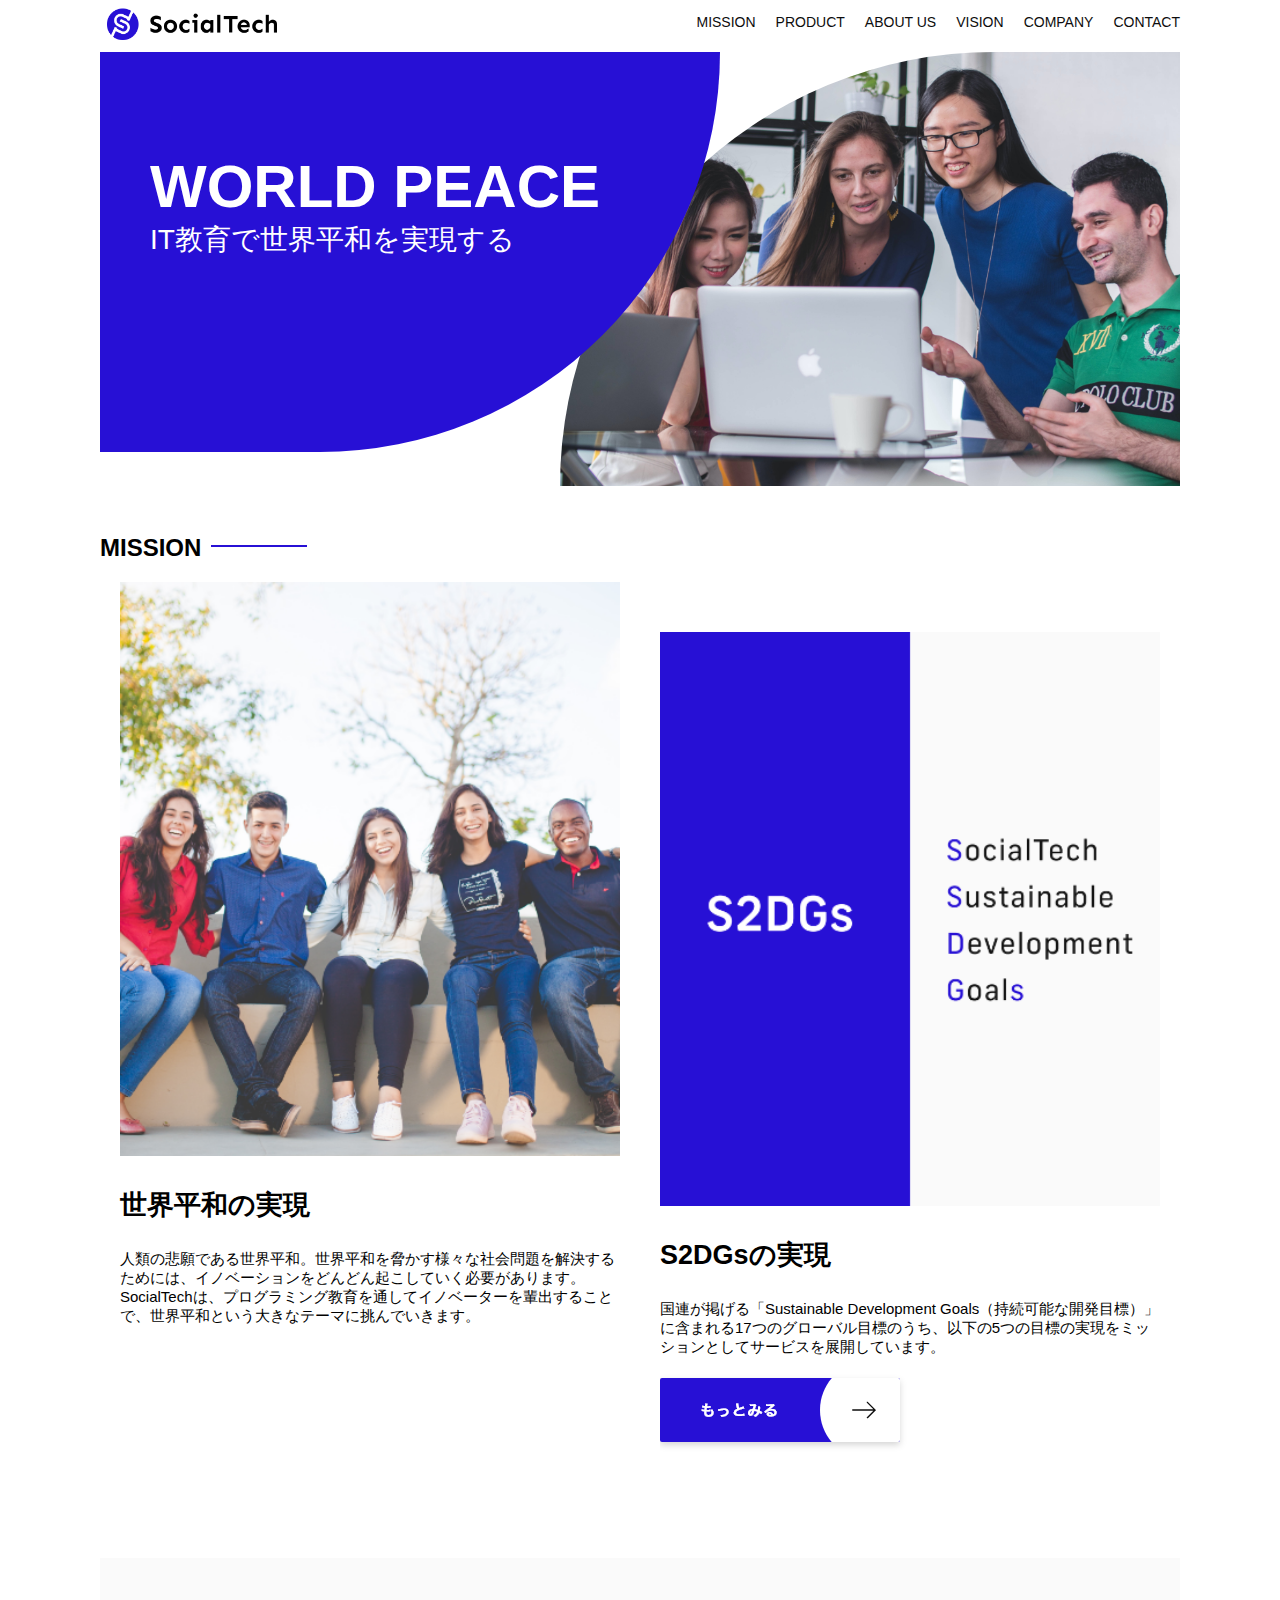
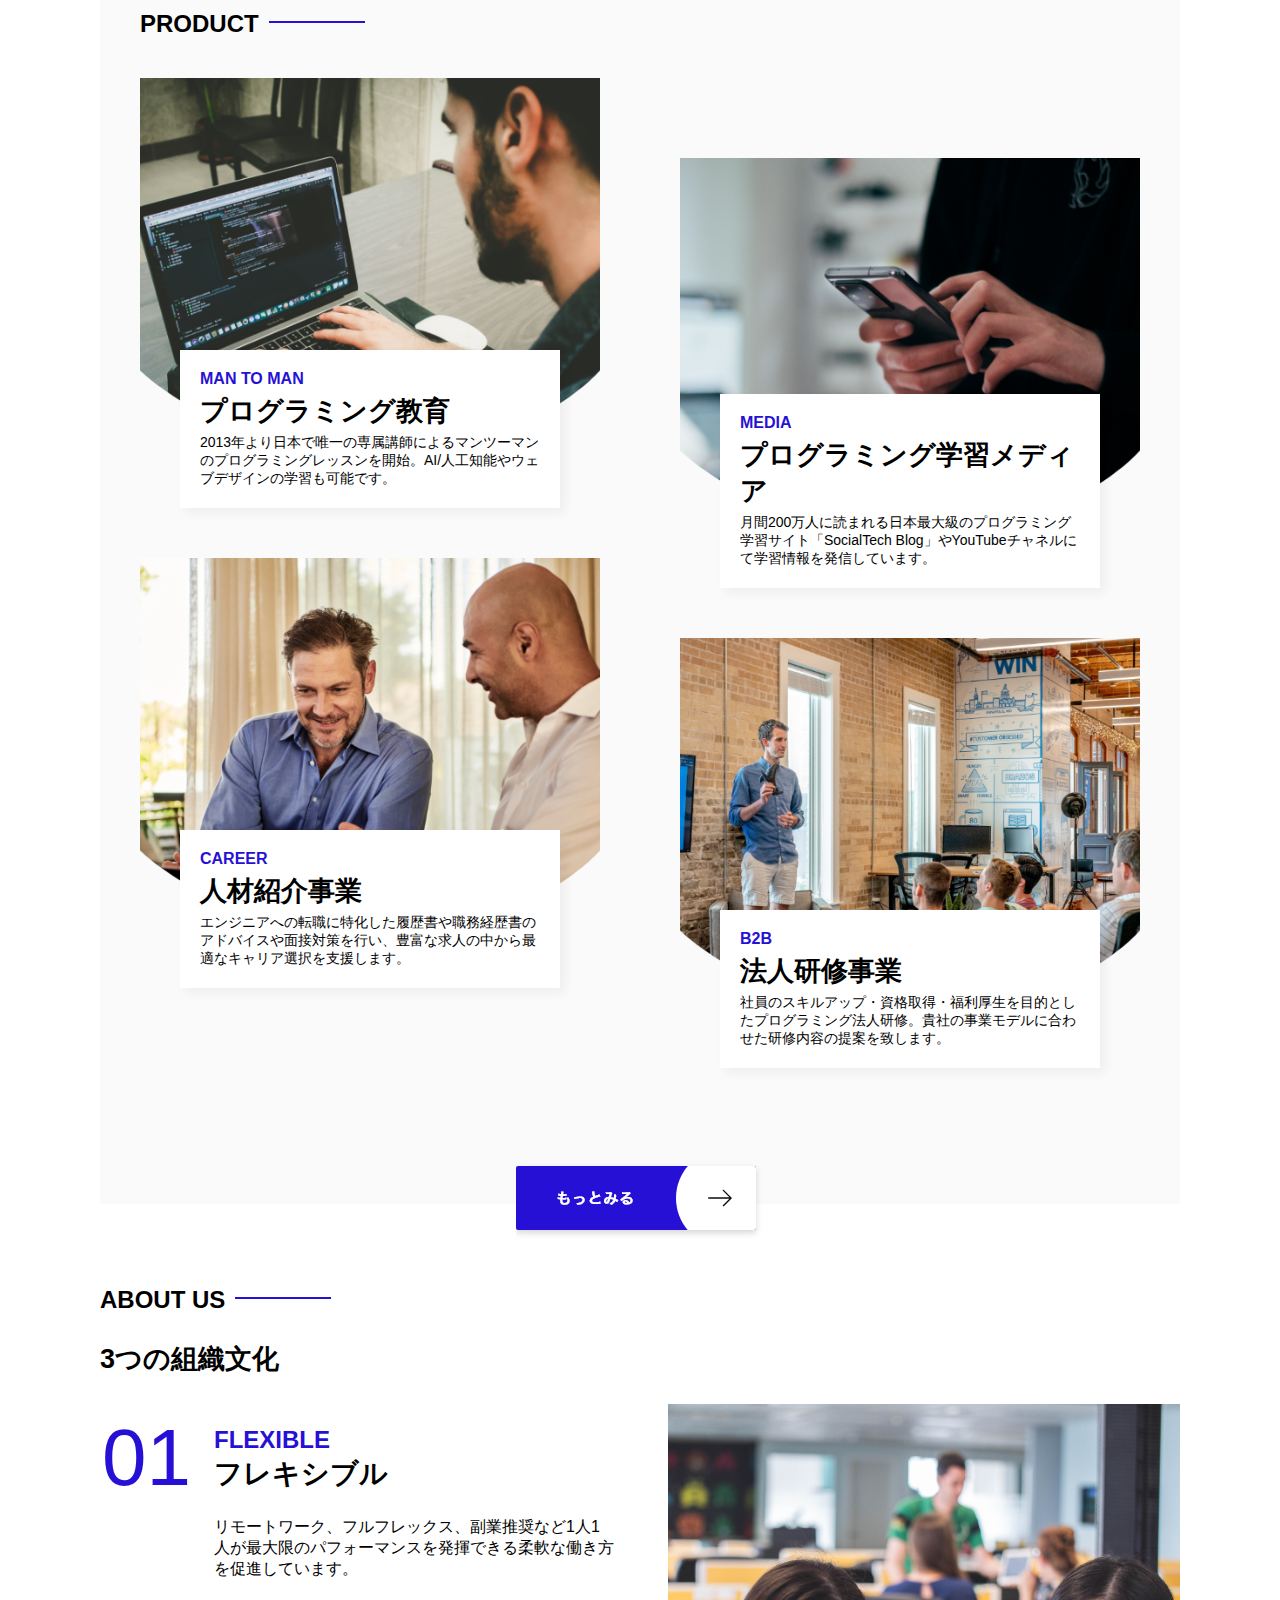
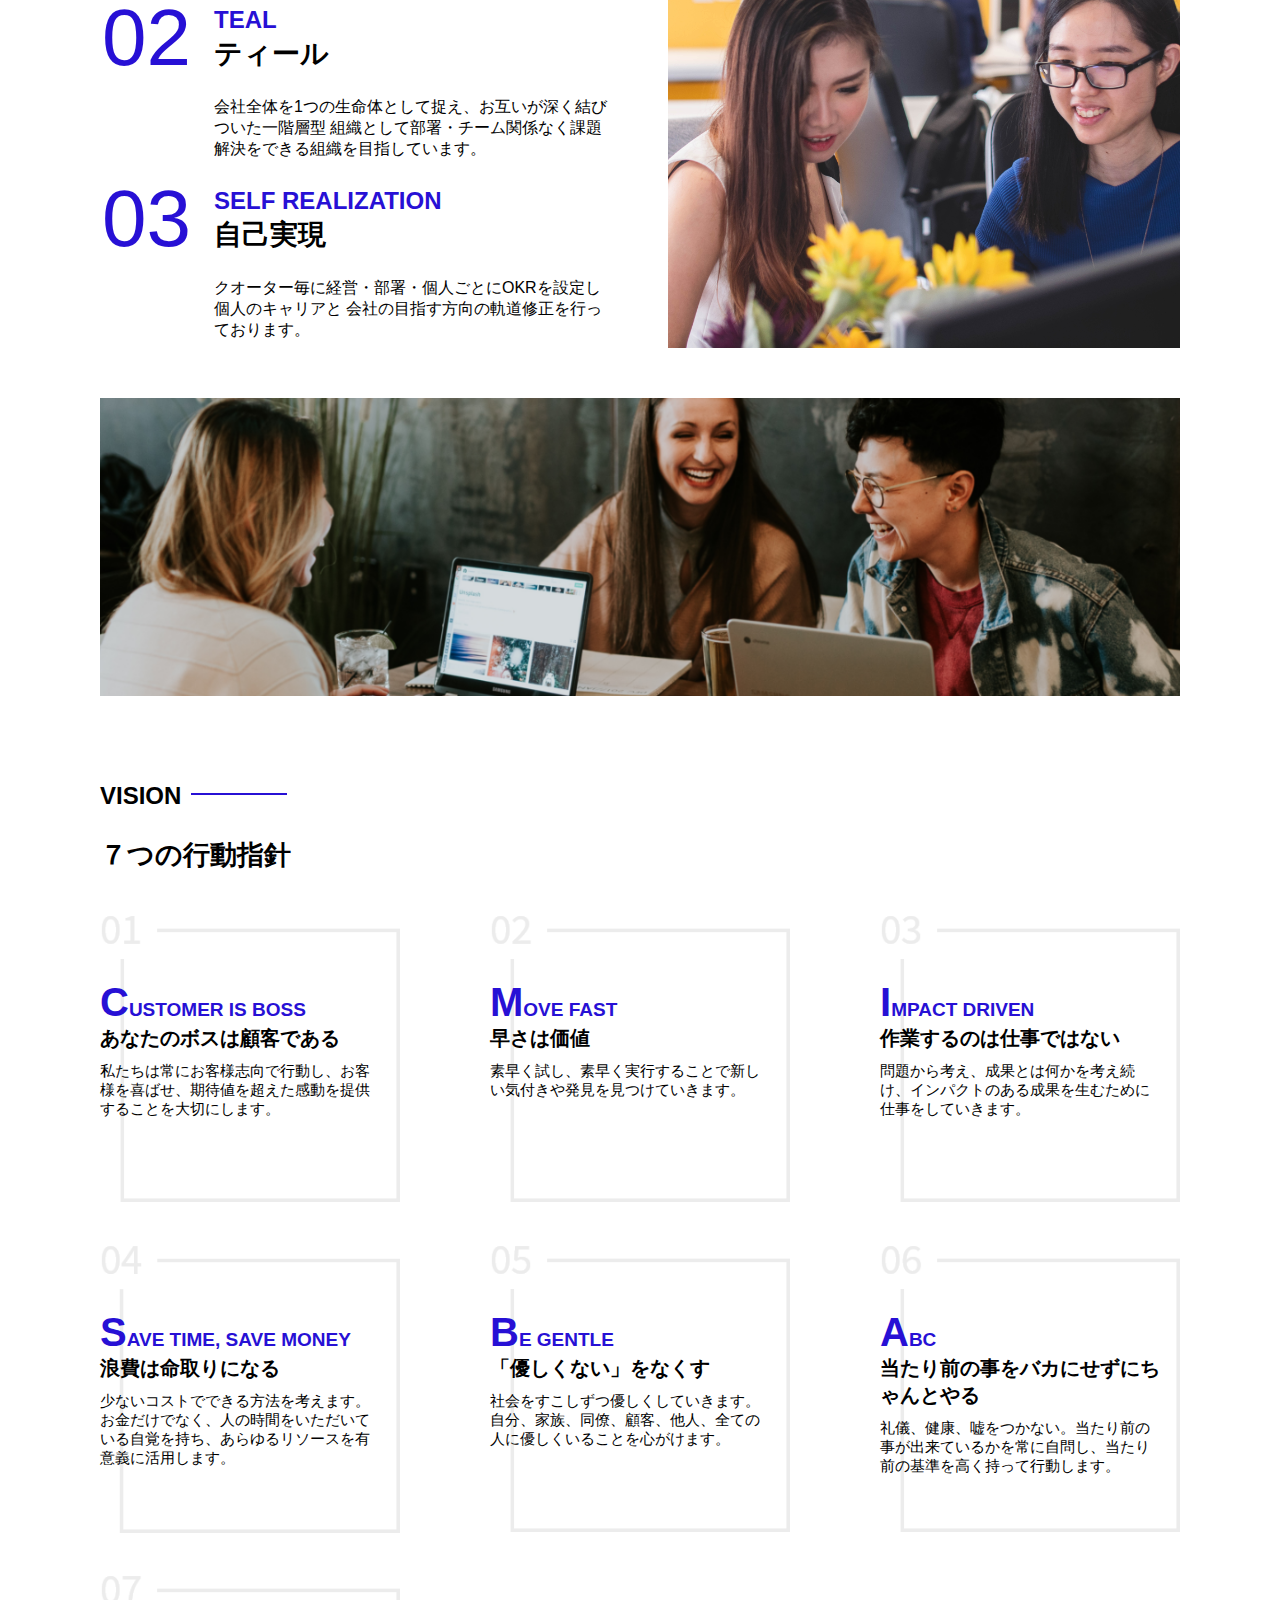
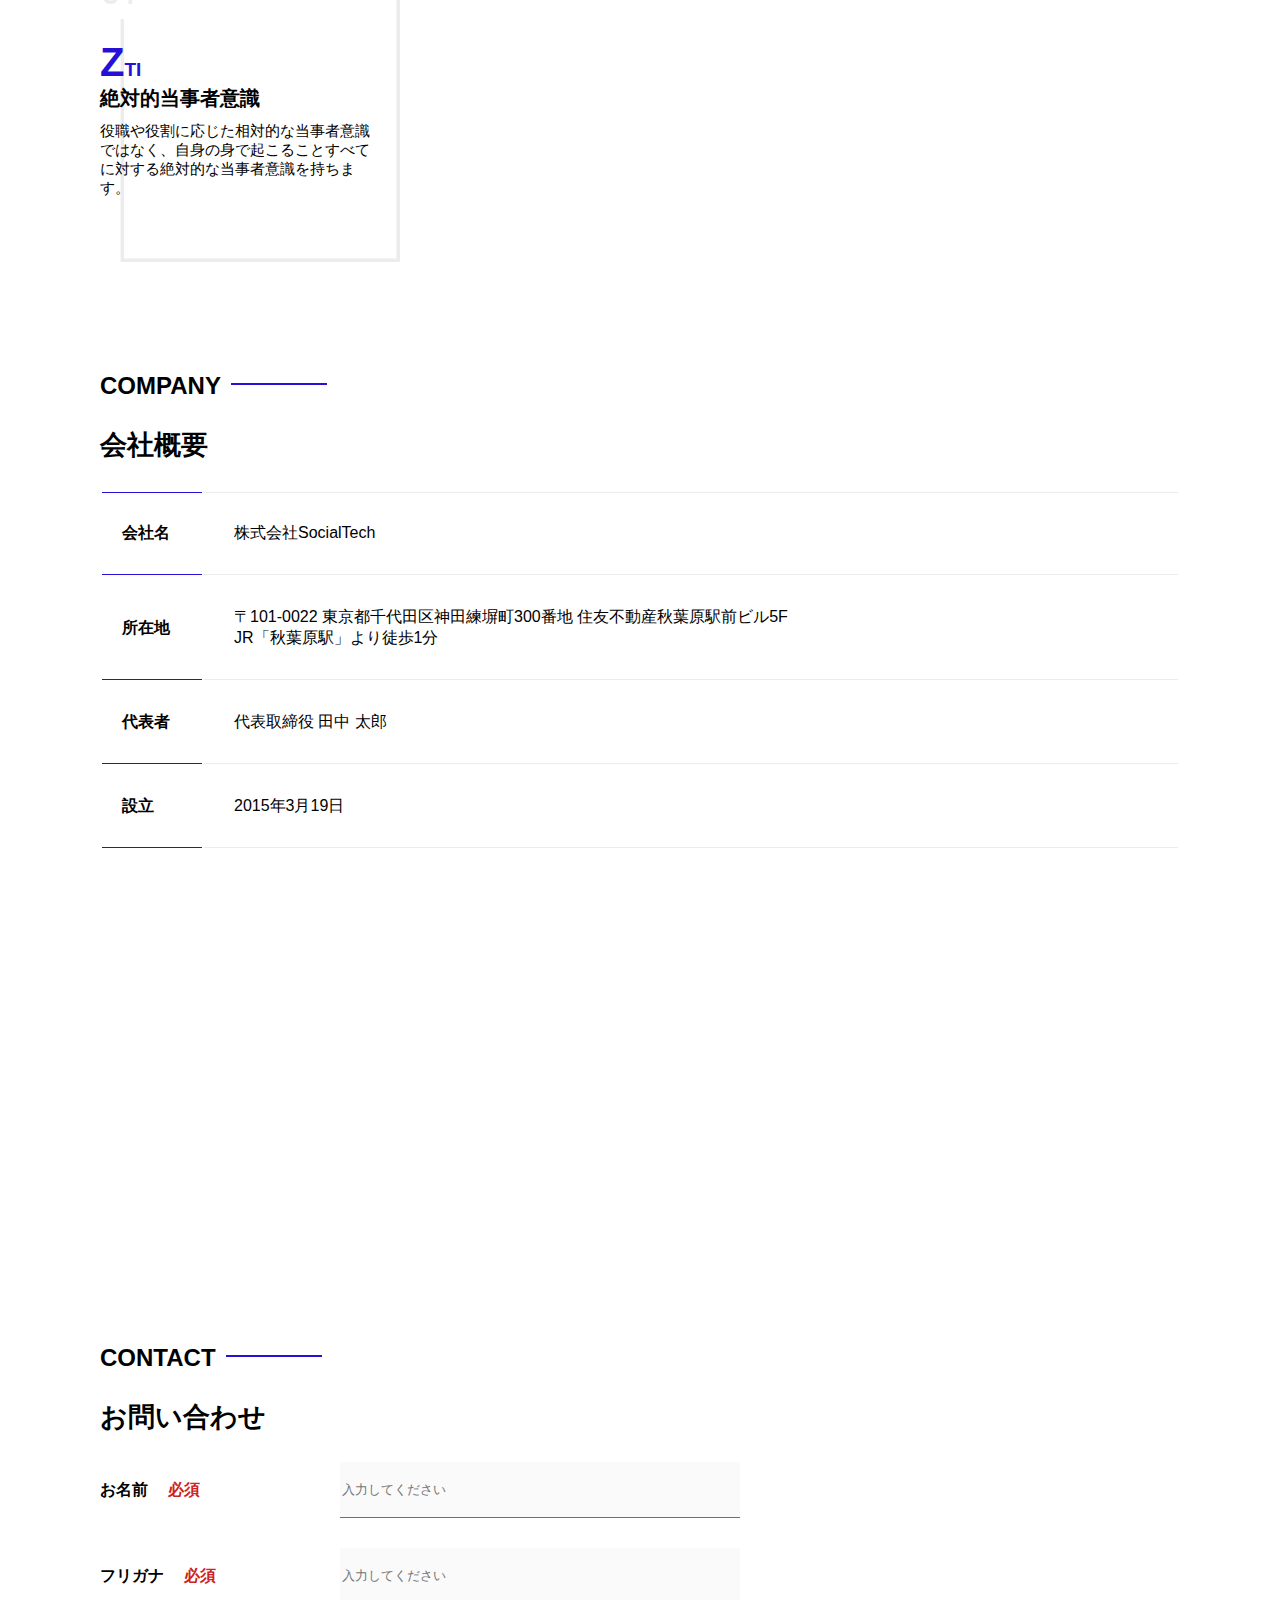
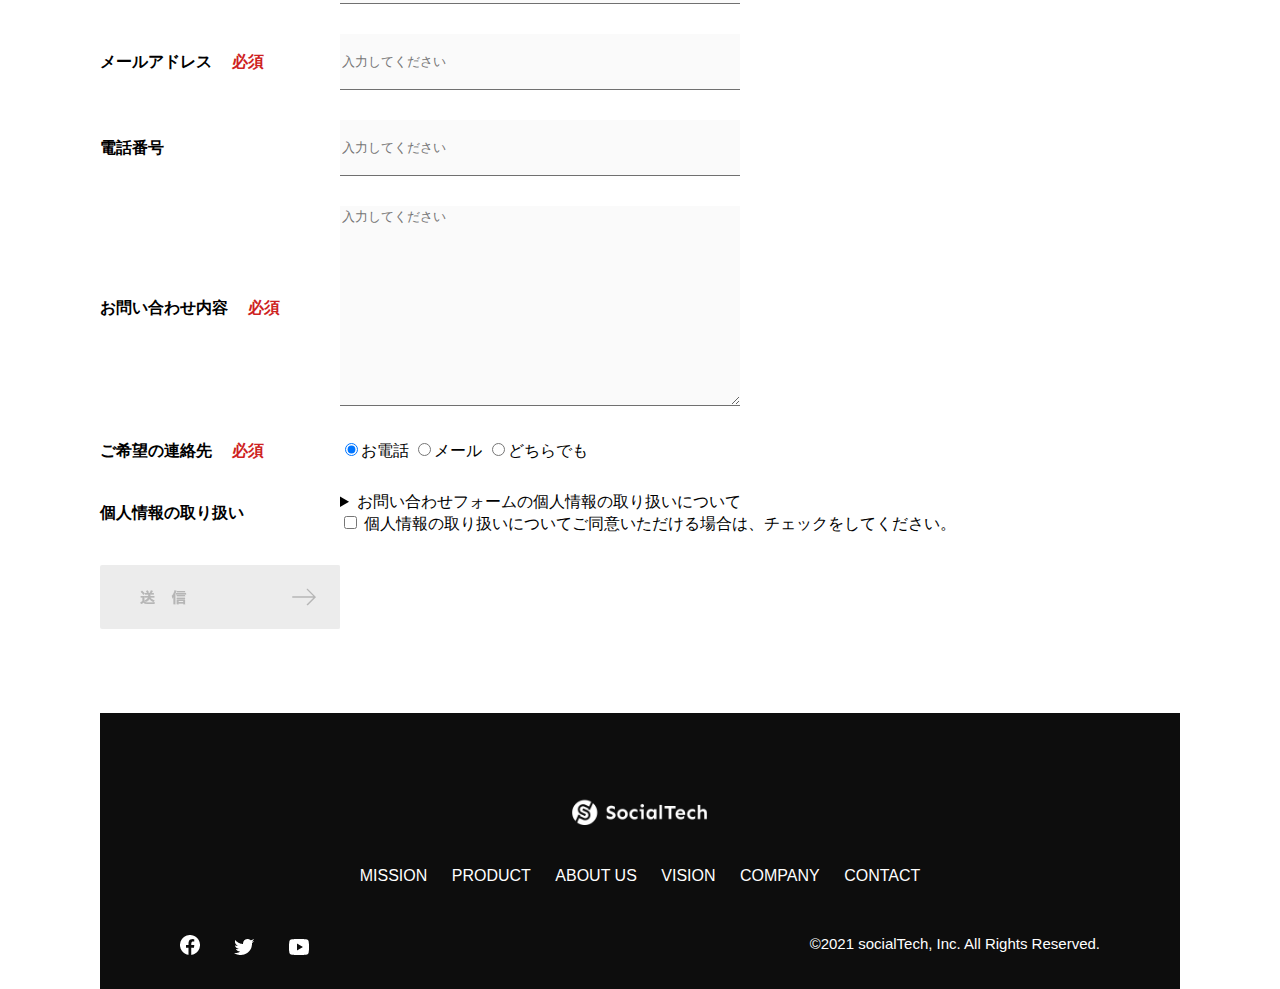
<file: index.html>
<!DOCTYPE html>
<html lang="ja">

<head>
  <meta charset="UTF-8">
  <meta name="viewport" content="width=device-width, initial-scale=1.0">
  <title>SocialTech</title>
  <meta name="description" content="SocialTechはEdTech業界のリーディングカンパニーを目指します。">
  <!-- <link rel="stylesheet" href="reset.css"> -->
  <link rel="stylesheet" href="style.css">

  <!-- twitterカード -->
  <meta name="twitter:card" content="summary">
  <meta name="twitter:site" content="@Oolongggg_">
  <meta property="og:url" content="https://oolongggg.github.io/socialtech/index.html">
  <meta property="og:title" content="SocialTech">
  <meta property="og:description" content="SocialTechはEdTech業界のリーディングカンパニーを目指します。">
  <meta property="og:image" content="https://oolongggg.github.io/socialtech/images/index/index-mission.png">
</head>

<body>
  <header><!-- ヘッダー -->
    <!-- ロゴ -->
    <a href="index.html" id="logo">
      <img src="images/logo.png" alt="トップページに戻る">
    </a>

    <!-- PC用ナビゲーション -->
    <nav id="nav-pc">
      <ul>
        <li><a href="mission.html">MISSION</a></li>
        <li><a href="product.html">PRODUCT</a></li>
        <li><a href="index.html#aboutus">ABOUT US</a></li>
        <li><a href="index.html#vision">VISION</a></li>
        <li><a href="index.html#company">COMPANY</a></li>
        <li><a href="index.html#contact">CONTACT</a></li>
      </ul>
    </nav>

    <!-- スマートフォン用 -->
    <!-- スマホ用メニューボタン -->
    <button id="menu-sp" onclick="document.getElementById('nav-sp').style.display = 'block'">
      <img src="images/button-menu.png" alt="ナビゲーションを開く">
    </button>

    <!-- スマホ用ナビゲーション -->
    <div id="nav-sp">
      <button id="close" onclick="document.getElementById('nav-sp').style.display = 'none'">
        <img src="images/button-close.png" alt="ナビゲーションを閉じる">
      </button>

      <nav>
        <ul>
          <li>
            <a id="logo-sp" href="index.html" onclick="document.getElementById('nav-sp').style.display = 'none'"><img src="images/logo-sp.png" alt="トップページに戻る"></a>
          </li>
          <li><a class="menu" href="mission.html" onclick="document.getElementById('nav-sp').style.display = 'none'">MISSION</a></li>
          <li><a class="menu" href="product.html" onclick="document.getElementById('nav-sp').style.display = 'none'">PRODUCT</a></li>
          <li><a class="menu" href="index.html#aboutus" onclick="document.getElementById('nav-sp').style.display = 'none'">ABOUT US</a></li>
          <li><a class="menu" href="index.html#vision" onclick="document.getElementById('nav-sp').style.display = 'none'">VISION</a></li>
          <li><a class="menu" href="index.html#company" onclick="document.getElementById('nav-sp').style.display = 'none'">COMPANY</a></li>
          <li><a class="menu" href="index.html#contact" onclick="document.getElementById('nav-sp').style.display = 'none'">CONTACT</a></li>
        </ul>
      </nav>
      <div id="sns">
        <a href="https://www.facebook.com/sejuku2013">
          <img src="images/button-facebook.png" alt="Facebookのリンク">
        </a>
        <a href="https://twitter.com/samuraijuku">
          <img src="images/button-twitter.png" alt="Twitterのリンク">
        </a>
        <a href="https://www.youtube.com/channel/UCCFOQO5aDK0xXam4cUQXT8g">
          <img src="images/button-youtube.png" alt="YouTubeのリンク">
        </a>
      </div>
    </div>

  </header>

  <main>
    <article>
      <!-- メインヴィジュアル -->
      <section id="main-visual">
        <div id="main-message">
          <h1>WORLD PEACE</h1>
          <p>IT教育で世界平和を実現する</p>
        </div>
        <img src="images/index/index-main.png" alt="PCの周りに集まる多国籍の仲間たち">
      </section>

      <!-- ミッション -->
      <section id="mission">
        <h2 class="index-h2">MISSION</h2>
        <div id="mission-flex">
          <div>
            <img id="mission-photo" src="images/index/index-mission.png" alt="屋外のベンチで写真を撮影する多国籍の仲間たち">
            <h3>世界平和の実現</h3>
            <p>
              人類の悲願である世界平和。世界平和を脅かす様々な社会問題を解決するためには、イノベーションをどんどん起こしていく必要があります。SocialTechは、プログラミング教育を通してイノベーターを輩出することで、世界平和という大きなテーマに挑んでいきます。
            </p>
          </div>
          <div>
            <img id="s2dgs" src="images/index/s2dgs.png" alt="S2DGs">
            <h3>S2DGsの実現</h3>
            <p>国連が掲げる「Sustainable Development Goals（持続可能な開発目標）」に含まれる17つのグローバル目標のうち、以下の5つの目標の実現をミッションとしてサービスを展開しています。</p>
            <a href="mission.html">
              <img src="images/button-more.png" alt="もっとみる">
            </a>
          </div>
        </div>
      </section>

      <!-- プロダクト -->
      <section id="product">
        <h2 class="index-h2">PRODUCT</h2>
        <div class="product-flex">
          <!-- 左側 -->
          <div id="product-left">
            <!-- 左側の上部分 -->
            <div>
              <img class="product-photo" src="images/index/index-mantoman.png" alt="PCでコードを書く男性">
              <div class="product-explain">
                <span>MAN TO MAN</span>
                <h3>プログラミング教育</h3>
                <p>2013年より日本で唯一の専属講師によるマンツーマンのプログラミングレッスンを開始。AI/人工知能やウェブデザインの学習も可能です。</p>
              </div>
            </div>
            <!-- 左側の下部分 -->
            <div>
              <img class="product-photo" src="images/index/index-career.png" alt="笑顔で話し合う2人の男性">
              <div class="product-explain">
                <span>CAREER</span>
                <h3>人材紹介事業</h3>
                <p>エンジニアへの転職に特化した履歴書や職務経歴書のアドバイスや面接対策を行い、豊富な求人の中から最適なキャリア選択を支援します。</p>
              </div>
            </div>
          </div>

          <!-- 右側 -->
          <div id="product-right">
            <!-- 右側の上部分 -->
            <div>
              <img class="product-photo" src="images/index/index-media.png" alt="スマートフォンを操作する人">
              <div class="product-explain">
                <span>MEDIA</span>
                <h3>プログラミング学習メディア</h3>
                <p>月間200万人に読まれる日本最大級のプログラミング学習サイト「SocialTech Blog」やYouTubeチャネルにて学習情報を発信しています。</p>
              </div>
            </div>
            <!-- 右側の下部分 -->
            <div>
              <img class="product-photo" src="images/index/index-b2b.png" alt="講演中の男性とそれを聴く人々">
              <div class="product-explain">
                <span>B2B</span>
                <h3>法人研修事業</h3>
                <p>社員のスキルアップ・資格取得・福利厚生を目的としたプログラミング法人研修。貴社の事業モデルに合わせた研修内容の提案を致します。</p>
              </div>
            </div>
          </div>
        </div>

        <!-- PRODUCTのもっと見るボタン -->
        <div id="product-more">
          <a href="product.html">
            <img src="images/button-more.png" alt="もっとみる">
          </a>
        </div>
      </section>

      <!-- ABOUT US -->
      <section id="aboutus">
        <h2 class="index-h2">ABOUT US</h2>
        <h3>3つの組織文化</h3>
        <!-- テーブルと画像 -->
        <div>
          <!-- テーブル -->
          <table class="culture-table">
            <tr>
              <td class="culture-num">01</td>
              <th><span class="culture-en">FLEXIBLE</span><br>フレキシブル</th>
            </tr>
            <tr>
              <td>
                <!--空のセル-->
              </td>
              <td class="culture-description">リモートワーク、フルフレックス、副業推奨など1人1人が最大限のパフォーマンスを発揮できる柔軟な働き方を促進しています。</td>
            </tr>
            <tr>
              <td class="culture-num">02</td>
              <th><span class="culture-en">TEAL</span><br>ティール</th>
            </tr>
            <tr>
              <td>
                <!--空のセル-->
              </td>
              <td class="culture-description">会社全体を1つの生命体として捉え、お互いが深く結びついた一階層型 組織として部署・チーム関係なく課題解決をできる組織を目指しています。</td>
            </tr>
            <tr>
              <td class="culture-num">03</td>
              <th><span class="culture-en">SELF REALIZATION</span><br>自己実現</th>
            </tr>
            <tr>
              <td>
                <!--空のセル-->
              </td>
              <td class="culture-description">クオーター毎に経営・部署・個人ごとにOKRを設定し個人のキャリアと 会社の目指す方向の軌道修正を行っております。</td>
            </tr>
          </table>

          <!-- 画像表示 -->
          <img class="culture-img" src="images/index/index-aboutus1.png" alt="笑顔で話し合う2人の女性">
        </div>

        <!-- 下の画像(横長の画像) -->
        <img class="culture-img2" src="images/index/index-aboutus2.png" alt="笑顔で話し合う3人の男女">
      </section>

      <!-- VISION -->
      <section id="vision">
        <h2 class="index-h2">VISION</h2>
        <h3>７つの行動指針</h3>
        <div>
          <!-- 1 -->
          <div class="vision-box">
            <img src="images/index/vision-01.png" alt="01">
            <div>
              <h4>CUSTOMER IS BOSS</h4>
              <h5>あなたのボスは顧客である</h5>
              <p>私たちは常にお客様志向で行動し、お客様を喜ばせ、期待値を超えた感動を提供することを大切にします。</p>
            </div>
          </div>
          <!-- 2 -->
          <div class="vision-box">
            <img src="images/index/vision-02.png" alt="02">
            <div>
              <h4>MOVE FAST</h4>
              <h5>早さは価値</h5>
              <p>素早く試し、素早く実行することで新しい気付きや発見を見つけていきます。</p>
            </div>
          </div>
          <!-- 3 -->
          <div class="vision-box">
            <img src="images/index/vision-03.png" alt="03">
            <div>
              <h4>IMPACT DRIVEN</h4>
              <h5>作業するのは仕事ではない</h5>
              <p>問題から考え、成果とは何かを考え続け、インパクトのある成果を生むために仕事をしていきます。</p>
            </div>
          </div>
          <!-- 4 -->
          <div class="vision-box">
            <img src="images/index//vision-04.png" alt="04">
            <div>
              <h4>SAVE TIME, SAVE MONEY</h4>
              <h5>浪費は命取りになる</h5>
              <p>少ないコストでできる方法を考えます。お金だけでなく、人の時間をいただいている自覚を持ち、あらゆるリソースを有意義に活用します。</p>
            </div>
          </div>
          <!-- 5 -->
          <div class="vision-box">
            <img src="images/index/vision-05.png" alt="05">
            <div>
              <h4>BE GENTLE</h4>
              <h5>「優しくない」をなくす</h5>
              <p>社会をすこしずつ優しくしていきます。自分、家族、同僚、顧客、他人、全ての人に優しくいることを心がけます。</p>
            </div>
          </div>
          <!-- 6 -->
          <div class="vision-box">
            <img src="images/index/vision-06.png" alt="06">
            <div>
              <h4>ABC</h4>
              <h5>当たり前の事をバカにせずにちゃんとやる</h5>
              <p>礼儀、健康、嘘をつかない。当たり前の事が出来ているかを常に自問し、当たり前の基準を高く持って行動します。</p>
            </div>
          </div>
          <!-- 7 -->
          <div class="vision-box">
            <img src="images/index/vision-07.png" alt="07">
            <div>
              <h4>ZTI</h4>
              <h5>絶対的当事者意識</h5>
              <p>役職や役割に応じた相対的な当事者意識ではなく、自身の身で起こることすべてに対する絶対的な当事者意識を持ちます。</p>
            </div>
          </div>
        </div>
      </section>

      <!-- COMPANY -->
      <section id="company">
        <h2 class="index-h2">COMPANY</h2>
        <h3>会社概要</h3>
        <table id="company-table">
          <!-- 一行目 -->
          <tr>
            <th class="tableheader tableheader-first">会社名</th>
            <td class="cell cell-first">株式会社SocialTech</td>
          </tr>
          <!-- 二行目 -->
          <tr>
            <th class="tableheader">所在地</th>
            <td class="cell">〒101-0022 東京都千代田区神田練塀町300番地 住友不動産秋葉原駅前ビル5F<br>JR「秋葉原駅」より徒歩1分</td>
          </tr>
          <!-- 三行目 -->
          <tr>
            <th class="tableheader">代表者</th>
            <td class="cell">代表取締役 田中 太郎</td>
          </tr>
          <!-- 四行目 -->
          <tr>
            <th class="tableheader">設立</th>
            <td class="cell">2015年3月19日</td>
          </tr>
        </table>
        <!-- 地図 -->
        <iframe
          src="https://www.google.com/maps/embed?pb=!1m14!1m8!1m3!1d6480.139105885786!2d139.774653!3d35.699906!3m2!1i1024!2i768!4f13.1!3m3!1m2!1s0x60188fee13660e23%3A0x77137876edf742ac!2z5L2P5Y-L5LiN5YuV55Sj56eL6JGJ5Y6f6aeF5YmN44OT44Or!5e0!3m2!1sja!2sjp!4v1728765658983!5m2!1sja!2sjp"
          width="600" height="450" style="border:0;" allowfullscreen="" loading="lazy"
          referrerpolicy="no-referrer-when-downgrade">
        </iframe>
      </section>

      <!-- CONTACT お問い合わせフォーム -->
      <section id="contact">
        <h2 class="index-h2">CONTACT</h2>
        <h3>お問い合わせ</h3>
        <form>
          <!-- お名前 -->
          <div>
            <div class="contact-heading">
              <label class="contact-label">お名前<span class="contact-span">必須</span></label>
            </div>
            <div>
              <input type="text" name="name" placeholder="入力してください" class="contact-textbox">
            </div>
          </div>
          <!-- フリガナ -->
          <div>
            <div class="contact-heading">
              <label class="contact-label">フリガナ<span class="contact-span">必須</span></label>
            </div>
            <div>
              <input type="text" name="hurigana" placeholder="入力してください" class="contact-textbox">
            </div>
          </div>
          <!-- メールアドレス -->
          <div>
            <div class="contact-heading">
              <label class="contact-label">メールアドレス<span class="contact-span">必須</span></label>
            </div>
            <div>
              <input type="text" name="email" placeholder="入力してください" class="contact-textbox">
            </div>
          </div>
          <!-- 電話番号 -->
          <div>
            <div class="contact-heading">
              <label class="contact-label">電話番号</label>
            </div>
            <div>
              <input type="text" name="tel" placeholder="入力してください" class="contact-textbox">
            </div>
          </div>
          <!-- お問い合わせ内容 -->
          <div>
            <div class="contact-heading">
              <label class="contact-label">お問い合わせ内容<span class="contact-span">必須</span></label>
            </div>
            <div>
              <textarea class="contact-textarea" name="message" placeholder="入力してください"></textarea>
            </div>
          </div>
          <!-- ご希望の連絡先 -->
          <div>
            <div class="contact-heading">
              <label class="contact-label">ご希望の連絡先<span class="contact-span">必須</span></label>
            </div>
            <div>
              <input class="radiobutton" type="radio" value="tel" name="contact" checked><label>お電話</label>
              <input class="radiobutton" type="radio" value="mail" name="contact"><label>メール</label>
              <input class="radiobutton" type="radio" value="both" name="contact"><label>どちらでも</label>
            </div>
          </div>
          <!-- 個人情報の取り扱いについて -->
          <div>
            <div class="contact-heading">
              <label class="contact-label">個人情報の取り扱い</label>
            </div>
            <div>
              <details>
                <summary>お問い合わせフォームの個人情報の取り扱いについて</summary>
                <div>
                  <dl>
                    <dt>１．組織の名称又は氏名</dt>
                    <dd>株式会社SocialTech</dd>
                    <dt>２．個人情報保護管理者（若しくはその代理人）の氏名又は職名、所属及び連絡先</dt>
                    <dd>
                      <p>鈴木 一郎 コーポレート部</p>
                      <p>メールアドレス：samurai@example.com</p>
                      <p>TEL：03-1234-5678</p>
                    </dd>
                    <dt>３．個人情報の利用目的</dt>
                    <dd>
                      <ul>
                        <li>本サービス及び本サービスに関連する情報の提供又はそれらに関する連絡のため</li>
                        <li>ユーザーの本人確認のため</li>
                        <li>当社サービスのご案内のため</li>
                        <li>当社の商品等の広告または宣伝（電子メールによるものを含むものとします。）</li>
                      </ul>
                    </dd>
                    <dt>４．個人情報の取り扱い業務の委託</dt>
                    <dd>個人情報の取扱業務の全部または一部を外部に業務委託する場合があります。その際、弊社は、個人情報を適切に保護できる管理体制を敷き実行していることを条件として委託先を厳選したうえで、機密保持契約を委託先と締結し、お客様の個人情報を厳密に管理させます。</dd>
                    <dt>５．個人情報の開示等の請求</dt>
                    <dd>
                      お客様は、弊社に対してご自身の個人情報の開示等（利用目的の通知、開示、内容の訂正・追加・削除、利用の停止または消去、第三者への提供の停止）に関して、当社問合わせ窓口に申し出ることができます。<br>
                      その際、弊社はお客様ご本人を確認させていただいたうえで、合理的な期間内に対応いたします。<br>
                      なお、個人情報に関する弊社問合わせ先は、次の通りです。
                    </dd>
                    <dd>
                      <p>株式会社SocialTech　個人情報問合せ窓口</p>
                      <p>〒150-0043　東京都千代田区神田練塀町300番地 住友不動産秋葉原駅前ビル5F</p>
                      <p>メールアドレス：samurai@example.com　TEL：03-1234-5678</p>
                    </dd>

                    <dt>６．個人情報を提供されることの任意性について</dt>
                    <dd>お客様がご自身の個人情報を弊社に提供されるか否かは、お客様のご判断によりますが、もしご提供されない場合には、適切なサービスが提供できない場合がありますので予めご了承ください。</dd>
                  </dl>
                </div>
              </details>
              <input type="checkbox" name="agree">
              <span>個人情報の取り扱いについてご同意いただける場合は、チェックをしてください。</span>
            </div>
          </div>
          <!-- 送信ボタン -->
          <input type="image" src="images/button-submit.png" alt="送信する">
        </form>
      </section>
    </article>
  </main>

  <!-- フッター -->
  <footer>
    <div id="footer-logo">
      <img src="images/logo-sp.png" alt="SocialTech">
    </div>
    <div id="footer-link">
      <a href="mission.html">MISSION</a>
      <a href="product.html">PRODUCT</a>
      <a href="index.html#aboutus">ABOUT US</a>
      <a href="index.html#vision">VISION</a>
      <a href="index.html#company">COMPANY</a>
      <a href="index.html#contact">CONTACT</a>
    </div>
    
    <div id="sns-footer">
      <div id="sns-btns">
        <a href="https://www.facebook.com/sejuku2013"><img src="images/button-facebook.png" alt="Facebookのリンク"></a>
        <a href="https://twitter.com/samuraijuku"><img src="images/button-twitter.png" alt="Twitterのリンク"></a>
        <a href="https://www.youtube.com/channel/UCCFOQO5aDK0xXam4cUQXT8g"><img src="images/button-youtube.png" alt="YouTubeのリンク"></a>
      </div>
          <p id="copyright">&copy;2021 socialTech, Inc. All Rights Reserved.</p>
    </div>
  </footer>
</body>
</html>
</file>
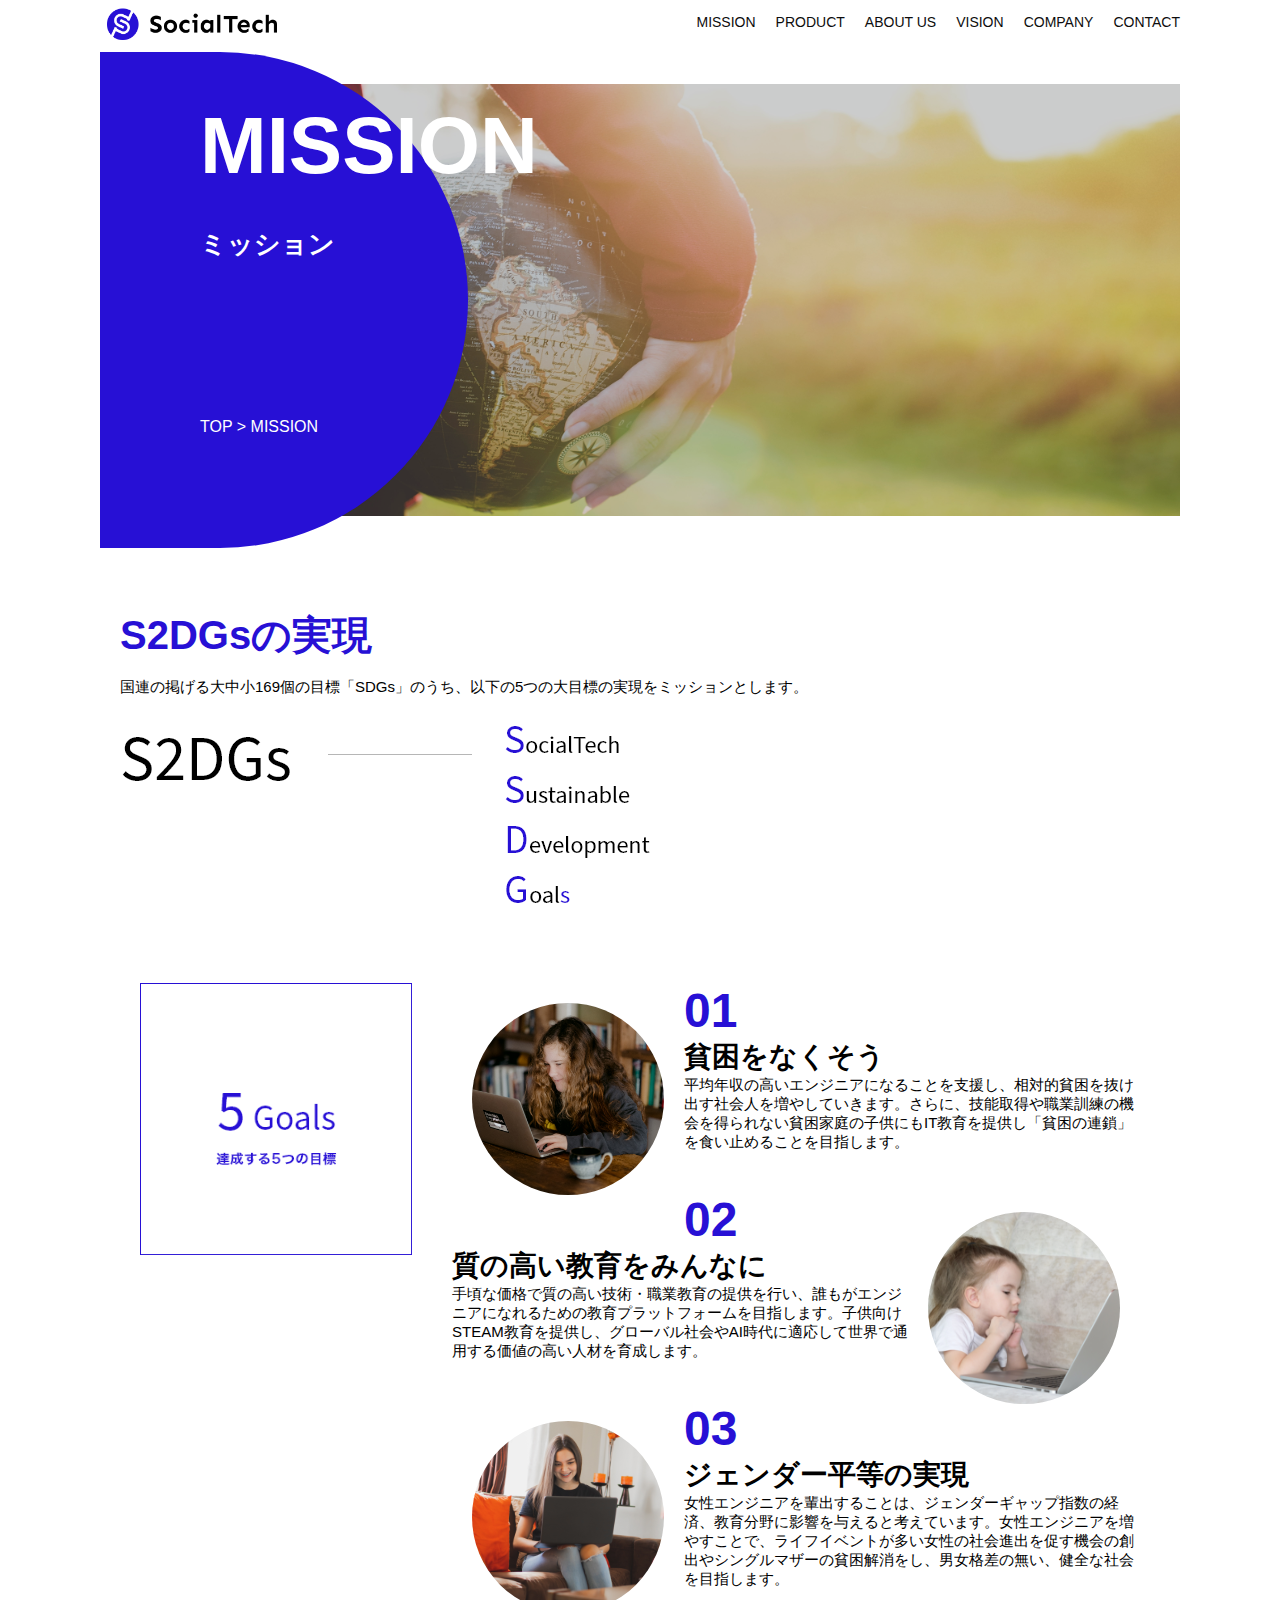
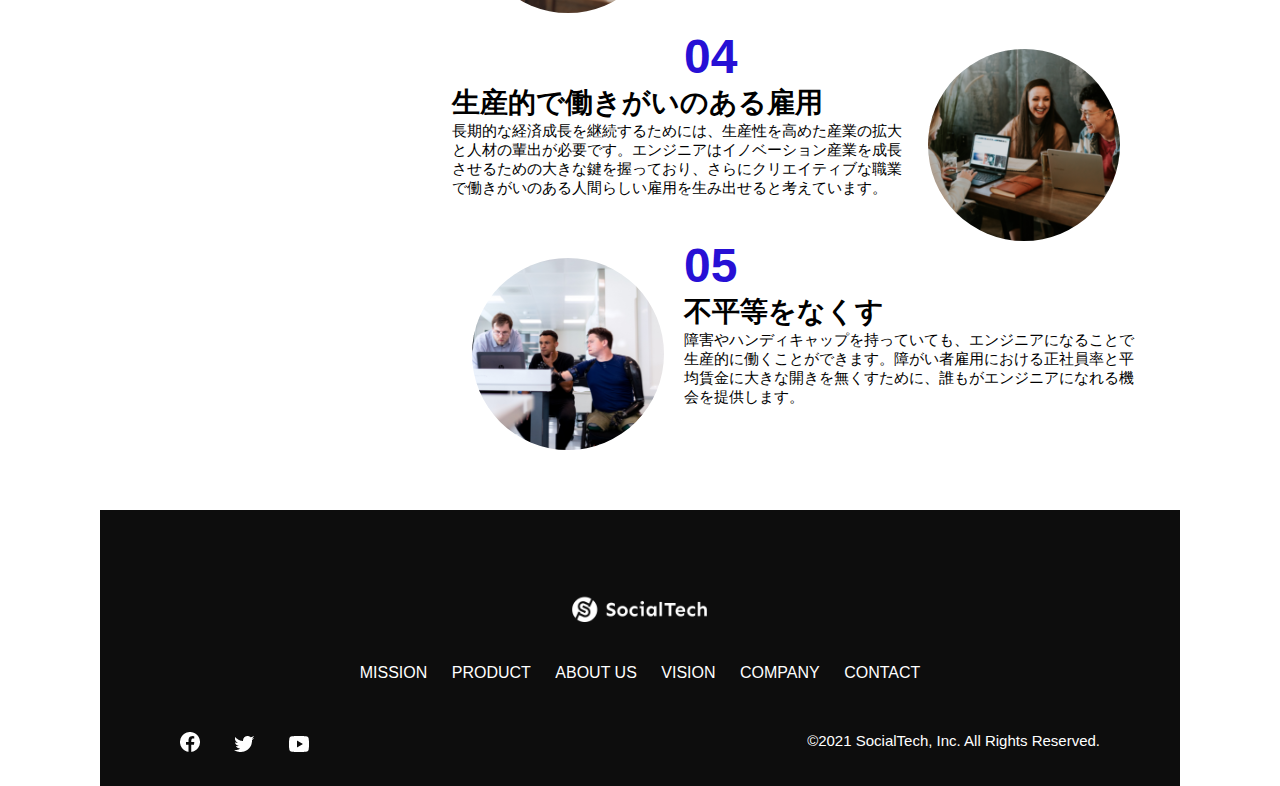
<file: mission.html>
<!DOCTYPE html>
<html lang="ja">
<head>
  <meta charset="UTF-8">
  <meta name="viewport" content="width=device-width, initial-scale=1.0">
  <title>SocialTech - MISSION ミッション -</title>
  <meta name="description" content="SocialTechが目指す5つの目標（S2DGs）を紹介します">
  <link rel="stylesheet" href="style.css">
</head>

<body>
  <!-- ヘッダー -->
  <header>
    <!-- ロゴ -->
    <a href="index.html" id="logo">
      <img src="images/logo.png" alt="トップページに戻る">
    </a>

    <!-- PC用ナビゲーション -->
    <nav id="nav-pc">
      <ul>
        <li><a href="mission.html">MISSION</a></li>
        <li><a href="product.html">PRODUCT</a></li>
        <li><a href="index.html#aboutus">ABOUT US</a></li>
        <li><a href="index.html#vision">VISION</a></li>
        <li><a href="index.html#company">COMPANY</a></li>
        <li><a href="index.html#contact">CONTACT</a></li>
      </ul>
    </nav>

    <!-- スマホ用メニューボタン -->
    <button id="menu-sp" onclick="document.getElementById('nav-sp').style.display = 'block'">
      <img src="images/button-menu.png" alt="ナビゲーションを開く">
    </button>

    <!-- スマホ用ナビゲーション -->
    <div id="nav-sp">
      <button id="close" onclick="document.getElementById('nav-sp').style.display = 'none'">
        <img src="images/button-close.png" alt="ナビゲーションを閉じる">
      </button>

      <nav>
        <ul>
          <li>
            <a id="logo-sp" href="index.html" onclick="document.getElementById('nav-sp').style.display = 'none'"><img src="images/logo-sp.png" alt="トップページに戻る"></a>
          </li>
          <li><a class="menu" href="mission.html" onclick="document.getElementById('nav-sp').style.display = 'none'">MISSION</a></li>
          <li><a class="menu" href="product.html" onclick="document.getElementById('nav-sp').style.display = 'none'">PRODUCT</a></li>
          <li><a class="menu" href="index.html#aboutus" onclick="document.getElementById('nav-sp').style.display = 'none'">ABOUT US</a></li>
          <li><a class="menu" href="index.html#vision" onclick="document.getElementById('nav-sp').style.display = 'none'">VISION</a></li>
          <li><a class="menu" href="index.html#company" onclick="document.getElementById('nav-sp').style.display = 'none'">COMPANY</a></li>
          <li><a class="menu" href="index.html#contact" onclick="document.getElementById('nav-sp').style.display = 'none'">CONTACT</a></li>
        </ul>
      </nav>
      <div id="sns">
        <a href="https://www.facebook.com/sejuku2013">
          <img src="images/button-facebook.png" alt="Facebookのリンク">
        </a>
        <a href="https://twitter.com/samuraijuku">
          <img src="images/button-twitter.png" alt="Twitterのリンク">
        </a>
        <a href="https://www.youtube.com/channel/UCCFOQO5aDK0xXam4cUQXT8g">
          <img src="images/button-youtube.png" alt="YouTubeのリンク">
        </a>
      </div>
    </div>
  </header>

  <main>
    <article>
      <!-- メインヴィジュアル -->
      <section id="mission-main">
        <div class="mission-main-inner">
          <div id="mission-title">
            <h1>MISSION<br><span>ミッション</span></h1>
            <p>TOP > MISSION</p> <!-- パンくずリスト -->
          </div>
        </div>
      </section>

      <!-- S2DGs -->
      <section id="mission-s2dgs">
        <h2 class="mission-h2">S2DGsの実現</h2>
        <p>国連の掲げる大中小169個の目標「SDGs」のうち、以下の5つの大目標の実現をミッションとします。</p>
        <img src="images/mission/mission-s2dgs.png" alt="S2DGs">
      </section>

      <!-- 5Goals -->
      <section id="mission-five-goals">
        <!-- 左側 -->
        <div class="five-goals-image">
          <img src="images/mission/mission-5goals.png" alt="5Goals">
        </div>

        <!-- 右側 -->
        <div class="five-goals-read">
          <!-- 1 -->
          <div>
            <img class="fivegoals-image-left" src="images/mission/mission-5goals01.png" alt="PCを操作する女の子">
            <span class="fivegoals-number">01</span>
            <h3 class="fivegoals-h3">貧困をなくそう</h3>
            <p class="fivegoals-p">平均年収の高いエンジニアになることを支援し、相対的貧困を抜け出す社会人を増やしていきます。さらに、技能取得や職業訓練の機会を得られない貧困家庭の子供にもIT教育を提供し「貧困の連鎖」を食い止めることを目指します。</p>
          </div>
          <!-- 2 -->
          <div>
            <img class="fivegoals-image-right" src="images/mission/mission-5goals02.png" alt="PCを見つめる小さい女の子">
            <span class="fivegoals-number">02</span>
            <h3 class="fivegoals-h3">質の高い教育をみんなに</h3>
            <p class="fivegoals-p">手頃な価格で質の高い技術・職業教育の提供を行い、誰もがエンジニアになれるための教育プラットフォームを目指します。子供向けSTEAM教育を提供し、グローバル社会やAI時代に適応して世界で通用する価値の高い人材を育成します。</p>
          </div>
          <!-- 3 -->
          <div>
            <img class="fivegoals-image-left" src="images/mission/mission-5goals03.png" alt="PCを操作する女性">
            <span class="fivegoals-number">03</span>
            <h3 class="fivegoals-h3">ジェンダー平等の実現</h3>
            <p class="fivegoals-p">女性エンジニアを輩出することは、ジェンダーギャップ指数の経済、教育分野に影響を与えると考えています。女性エンジニアを増やすことで、ライフイベントが多い女性の社会進出を促す機会の創出やシングルマザーの貧困解消をし、男女格差の無い、健全な社会を目指します。</p>
          </div>
          <!-- 4 -->
          <div>
            <img class="fivegoals-image-right" src="images/mission/mission-5goals04.png" alt="笑顔で話し合う3人の男女">
            <span class="fivegoals-number">04</span>
            <h3 class="fivegoals-h3">生産的で働きがいのある雇用</h3>
            <p class="fivegoals-p">長期的な経済成長を継続するためには、生産性を高めた産業の拡大と人材の輩出が必要です。エンジニアはイノベーション産業を成長させるための大きな鍵を握っており、さらにクリエイティブな職業で働きがいのある人間らしい雇用を生み出せると考えています。</p>
          </div>
          <!-- 5 -->
          <div>
            <img class="fivegoals-image-left" src="images/mission/mission-5goals05.png" alt="障害を持つ男性が生き生きと働く様子">
            <span class="fivegoals-number">05</span>
            <h3 class="fivegoals-h3">不平等をなくす</h3>
            <p class="fivegoals-p">障害やハンディキャップを持っていても、エンジニアになることで生産的に働くことができます。障がい者雇用における正社員率と平均賃金に大きな開きを無くすために、誰もがエンジニアになれる機会を提供します。</p>
          </div>
        </div>

      </section>
    </article>
  </main>

  <footer>
    <div id="footer-logo">
      <img src="images/logo-sp.png" alt="SocialTech">
    </div>
    <div id="footer-link">
      <a href="mission.html">MISSION</a>
      <a href="product.html">PRODUCT</a>
      <a href="index.html#aboutus">ABOUT US</a>
      <a href="index.html#vision">VISION</a>
      <a href="index.html#company">COMPANY</a>
      <a href="index.html#contact">CONTACT</a>
    </div>
    <div id="sns-footer">
      <div class="sns-btns">
        <a href="https://www.facebook.com/sejuku2013"><img src="images/button-facebook.png" alt="Facebookのリンク"></a>
        <a href="https://twitter.com/samuraijuku"><img src="images/button-twitter.png" alt="Twitterのリンク"></a>
        <a href="https://www.youtube.com/channel/UCCFOQO5aDK0xXam4cUQXT8g"><img src="images/button-youtube.png" alt="YouTubeのリンク"></a>
      </div>
      <p id="copyright">&copy;2021 SocialTech, Inc. All Rights Reserved.</p>
    </div>
  </footer>

</body>
</html>
</file>
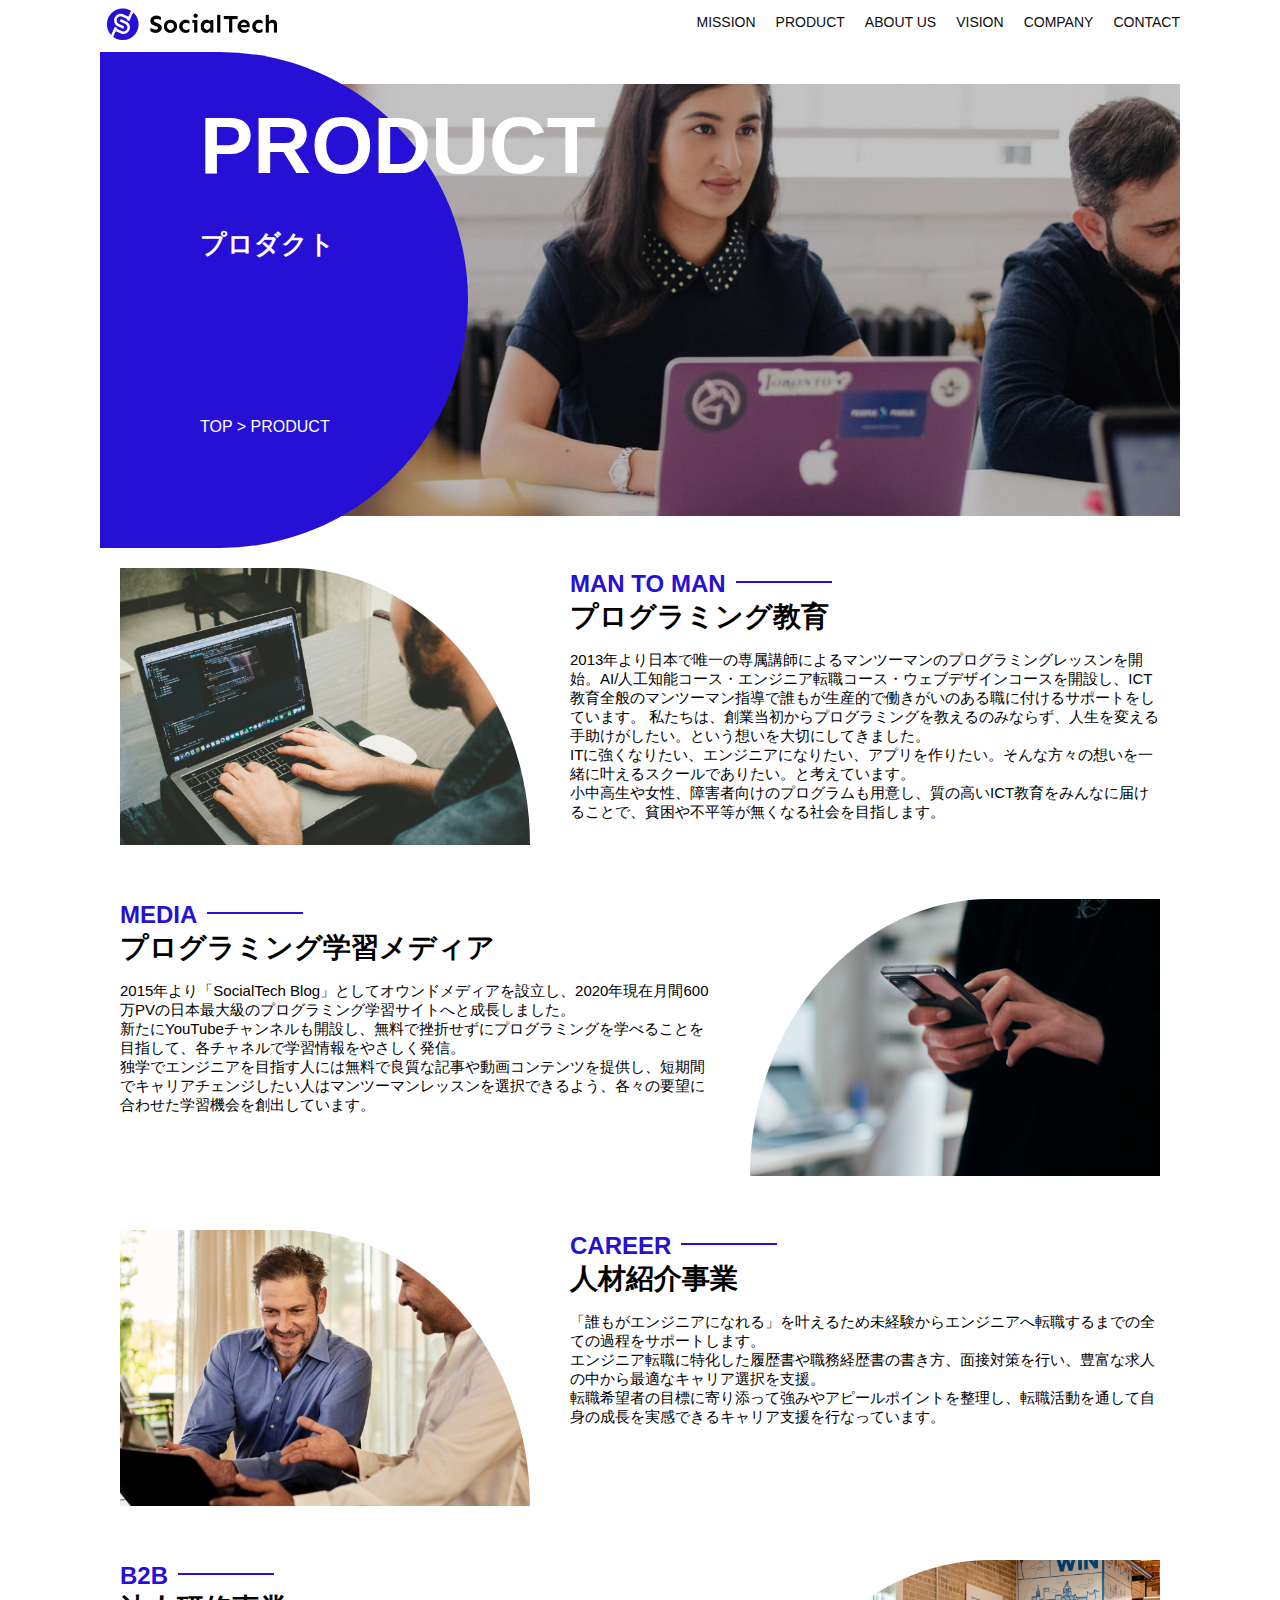
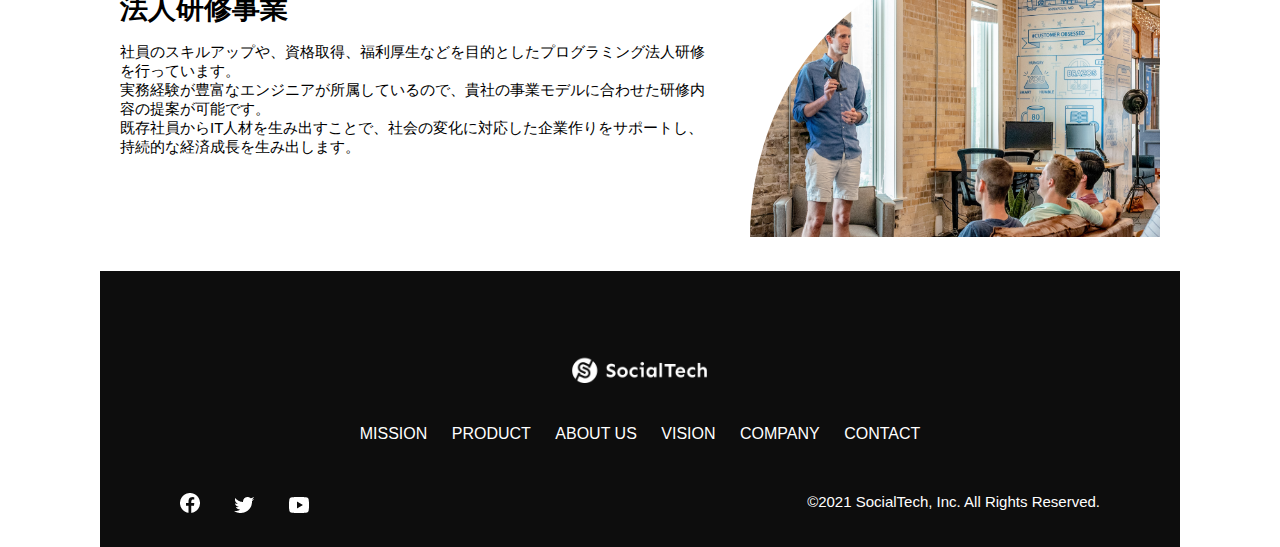
<file: product.html>
<!DOCTYPE html>
<html lang="ja">
<head>
  <meta charset="UTF-8">
  <meta name="viewport" content="width=device-width, initial-scale=1.0">
  <title>SocialTech -PRODUCT プロダクト-</title>
  <meta name="description" content="SocialTechの4つのプロダクトを紹介します">
  <link rel="stylesheet" href="style.css">
</head>

<body>
  <!-- ヘッダー -->
  <header>
    <!-- ロゴ -->
    <a href="index.html" id="logo">
      <img src="images/logo.png" alt="トップページに戻る">
    </a>

    <!-- PC用ナビゲーション -->
    <nav id="nav-pc">
      <ul>
        <li><a href="mission.html">MISSION</a></li>
        <li><a href="product.html">PRODUCT</a></li>
        <li><a href="index.html#aboutus">ABOUT US</a></li>
        <li><a href="index.html#vision">VISION</a></li>
        <li><a href="index.html#company">COMPANY</a></li>
        <li><a href="index.html#contact">CONTACT</a></li>
      </ul>
    </nav>

    <!-- スマホ用メニューボタン -->
    <button id="menu-sp" onclick="document.getElementById('nav-sp').style.display = 'block'">
      <img src="images/button-menu.png" alt="ナビゲーションを開く">
    </button>

    <!-- スマホ用ナビゲーション -->
    <div id="nav-sp">
      <button id="close" onclick="document.getElementById('nav-sp').style.display = 'none'">
        <img src="images/button-close.png" alt="ナビゲーションを閉じる">
      </button>

      <nav>
        <ul>
          <li>
            <a id="logo-sp" href="index.html" onclick="document.getElementById('nav-sp').style.display = 'none'"><img src="images/logo-sp.png" alt="トップページに戻る"></a>
          </li>
          <li><a class="menu" href="mission.html" onclick="document.getElementById('nav-sp').style.display = 'none'">MISSION</a></li>
          <li><a class="menu" href="product.html" onclick="document.getElementById('nav-sp').style.display = 'none'">PRODUCT</a></li>
          <li><a class="menu" href="index.html#aboutus" onclick="document.getElementById('nav-sp').style.display = 'none'">ABOUT US</a></li>
          <li><a class="menu" href="index.html#vision" onclick="document.getElementById('nav-sp').style.display = 'none'">VISION</a></li>
          <li><a class="menu" href="index.html#company" onclick="document.getElementById('nav-sp').style.display = 'none'">COMPANY</a></li>
          <li><a class="menu" href="index.html#contact" onclick="document.getElementById('nav-sp').style.display = 'none'">CONTACT</a></li>
        </ul>
      </nav>
      <div id="sns">
        <a href="https://www.facebook.com/sejuku2013">
          <img src="images/button-facebook.png" alt="Facebookのリンク">
        </a>
        <a href="https://twitter.com/samuraijuku">
          <img src="images/button-twitter.png" alt="Twitterのリンク">
        </a>
        <a href="https://www.youtube.com/channel/UCCFOQO5aDK0xXam4cUQXT8g">
          <img src="images/button-youtube.png" alt="YouTubeのリンク">
        </a>
      </div>
    </div>
  </header>

  <main>
    <article>
      <!-- メインヴィジュアル -->
      <section id="product-main">
        <div class="product-main-inner">
          <div id="product-title">
            <h1>PRODUCT<br><span>プロダクト</span></h1>
            <p>TOP > PRODUCT</p> <!-- パンくずリスト -->
          </div>
        </div>
      </section>

      <!-- コンテンツ 画像左 1 -->
      <section class="product-section product-section-left">
        <div class="product-section-img">
          <img src="images/product/product-mantoman.png" alt="PCでコードを書く男性">
        </div>
        <div class="product-read">
          <h2 class="product-h2">MAN TO MAN</h2>
          <h3 class="product-h3">プログラミング教育</h3>
          <p>
            2013年より日本で唯一の専属講師によるマンツーマンのプログラミングレッスンを開始。AI/人工知能コース・エンジニア転職コース・ウェブデザインコースを開設し、ICT教育全般のマンツーマン指導で誰もが生産的で働きがいのある職に付けるサポートをしています。 私たちは、創業当初からプログラミングを教えるのみならず、人生を変える手助けがしたい。という想いを大切にしてきました。<br>ITに強くなりたい、エンジニアになりたい、アプリを作りたい。そんな方々の想いを一緒に叶えるスクールでありたい。と考えています。<br>小中高生や女性、障害者向けのプログラムも用意し、質の高いICT教育をみんなに届けることで、貧困や不平等が無くなる社会を目指します。
          </p>
        </div>
      </section>

      <!-- コンテンツ 画像右 1 -->
      <section class="product-section product-section-right">
        <div class="product-read">
          <h2 class="product-h2">MEDIA</h2>
          <h3 class="product-h3">プログラミング学習メディア</h3>
          <p>2015年より「SocialTech Blog」としてオウンドメディアを設立し、2020年現在月間600万PVの日本最大級のプログラミング学習サイトへと成長しました。<br>新たにYouTubeチャンネルも開設し、無料で挫折せずにプログラミングを学べることを目指して、各チャネルで学習情報をやさしく発信。<br>独学でエンジニアを目指す人には無料で良質な記事や動画コンテンツを提供し、短期間でキャリアチェンジしたい人はマンツーマンレッスンを選択できるよう、各々の要望に合わせた学習機会を創出しています。</p>
        </div>
        <div class="product-section-img">
          <img src="images/product/product-media.png" alt="スマートフォンを操作する人">
        </div>
      </section>

      <!-- コンテンツ 画像左 2 -->
      <section class="product-section product-section-left">
        <div class="product-section-img">
          <img src="images/product/product-career.png" alt="笑顔で話し合う2人の男性">
        </div>
        <div class="product-read">
          <h2 class="product-h2">CAREER</h2>
          <h3 class="product-h3">人材紹介事業</h3>
          <p>「誰もがエンジニアになれる」を叶えるため未経験からエンジニアへ転職するまでの全ての過程をサポートします。<br>エンジニア転職に特化した履歴書や職務経歴書の書き方、面接対策を行い、豊富な求人の中から最適なキャリア選択を支援。<br>転職希望者の目標に寄り添って強みやアピールポイントを整理し、転職活動を通して自身の成長を実感できるキャリア支援を行なっています。<br></p>
        </div>
      </section>

      <!-- コンテンツ 画像右 2 -->
      <section class="product-section product-section-right">
        <div class="product-read">
          <h2 class="product-h2">B2B</h2>
          <h3 class="product-h3">法人研修事業</h3>
          <p>社員のスキルアップや、資格取得、福利厚生などを目的としたプログラミング法人研修を行っています。<br>実務経験が豊富なエンジニアが所属しているので、貴社の事業モデルに合わせた研修内容の提案が可能です。<br>既存社員からIT人材を生み出すことで、社会の変化に対応した企業作りをサポートし、持続的な経済成長を生み出します。</p>
        </div>
        <div class="product-section-img">
          <img src="images/product/product-b2b.png" alt="講演中の男性とそれを聴く人々">
        </div>
      </section>     
    </article>
  </main>

  <footer>
    <div id="footer-logo">
      <img src="images/logo-sp.png" alt="SocialTech">
    </div>
    <div id="footer-link">
      <a href="mission.html">MISSION</a>
      <a href="product.html">PRODUCT</a>
      <a href="index.html#aboutus">ABOUT US</a>
      <a href="index.html#vision">VISION</a>
      <a href="index.html#company">COMPANY</a>
      <a href="index.html#contact">CONTACT</a>
    </div>
    <div id="sns-footer">
      <div class="sns-btns">
        <a href="https://www.facebook.com/sejuku2013"><img src="images/button-facebook.png" alt="Facebookのリンク"></a>
        <a href="https://twitter.com/samuraijuku"><img src="images/button-twitter.png" alt="Twitterのリンク"></a>
        <a href="https://www.youtube.com/channel/UCCFOQO5aDK0xXam4cUQXT8g"><img src="images/button-youtube.png" alt="YouTubeのリンク"></a>
      </div>
      <p id="copyright">&copy;2021 SocialTech, Inc. All Rights Reserved.</p>
    </div>
  </footer>

</body>
</html>
</file>
<file: style.css>
* {
    box-sizing: border-box;
}

p {
    font-size: 15px;
}

body {
    font-family: "Source Sans Pro", "Hiragino Kaku Gothic ProN", "Meiryo", Arial, sans-serif;

    /* 最大幅を指定する */
    max-width: 1080px;
    /* マージンで中央に寄せる */
    margin: 0 auto;
}

header {
    display: flex;
    justify-content: space-between;
}

/* ナビゲーションのレイアウト */
#nav-pc {
    font-size: 14px;
}

#nav-pc ul {
    display: flex;
    padding-left: 0;
}

#nav-pc li {
    list-style: none;
}

/* ナビゲーションのリンクの装飾設定 */
#nav-pc a {
    text-decoration: none;
    margin-left: 20px;
    color: #0d0d0d;
}

#nav-pc a:hover {
    text-decoration: underline;
}

#main-visual {
    position: relative;
    height: 400px;
}

#main-message {
    /* 親要素を基準に左上にくるようにする */
    position: absolute;
    top: 0;
    left: 0;

    /* 色指定 */
    background-color: #2710d5;
    color: #ffffff;

    /* 背景色の右下を半円にする(476px) */
    border-radius: 0 0 476px 0;

    /* 大きさ指定 */
    /* 横幅を620px以上いかないようにしてる */
    max-width: 620px;
    /* 高さ指定 親要素が470pxで指定してるため、100%で470pxになる */
    height: 100%;
    /* 横幅指定 620px以下にしてるため、100%でも620px以下表示 */
    width: 100%;

    /* レイヤー設定 数字が大きいほど前に出る */
    z-index: 11;

    /* text-align: center; */
}

#main-message h1 {
    font-size: 60px;
    margin: 100px 0 0 50px;
}

#main-message p {
    font-size: 28px;
    margin: 0 0 0 50px;
}

#main-visual img {
    max-width: 620px;
    border-radius: 476px 0 0 0;
    position: absolute;
    top: 0;
    right: 0;
    z-index: 10;
}

/* 見出し */
h2 {
    margin: 40px 0 0 0;
}

h2::after {
    /* h2の後に画像(横棒)を挿入 */
    content: url("images/line.png");
    margin-left: 10px;
}

h3 {
    font-size: 27px;
}

/* ------------------------------------------------------------------------------ */
/* ミッション */
#mission {
    margin: 80px auto;
}

#mission-flex {
    display: flex;
}

#mission-flex div {
    /* 二つのdivの横幅が同じ大きさになるように50%を指定する */
    width: 50%;
    margin: 20px;
}

#mission-photo {
    /* 横いっぱいに画像が表示されるようにする */
    width: 100%;
}

#s2dgs {
    margin-top: 50px;
    /* 横いっぱいに画像が表示されるようにする */
    width: 100%;
}

/* ------------------------------------------------------------------------------ */
/* プロダクト */
#product {
    background-color: #fafafa;
    margin: 80px 0 80px 0;
    padding: 10px 40px 0px 40px;
}

/* 外枠 */
#product .product-flex {
    display: flex;
    margin-top: 40px;
}

/* 左のカラム */
#product-left {
    width: 50%;
    margin-right: 20px;
}

/* 右のカラム */
#product-right {
    width: 50%;
    margin-left: 20px;
    margin-top: 80px;
}

/* 画像＋説明の枠(左の二つ) */
#product-left>div {
    position: relative;
    height: 480px;
    margin-right: 20px;
}

/* 画像＋説明の枠(右の二つ) */
#product-right>div {
    position: relative;
    height: 480px;
    margin-left: 20px;
}

/* 画像 */
.product-photo {
    width: 100%;
}

/* 説明文の枠 */
.product-explain {
    background-color: #ffffff;
    position: absolute;
    left: 0;
    bottom: 50px;
    margin: 0 40px 0 40px;
    padding: 20px;
    box-shadow: 5px 5px 10px rgba(0, 0, 0, 0.05);
}

/* 説明文の英語 */
.product-explain>span {
    color: #2710d5;
    font-weight: bold;
    font-size: 16px;
    margin: 0;
}

/* 説明文の見出し */
.product-explain>h3 {
    margin: 5px 0;
    /* text-align: center; */
}

/* 説明文 */
.product-explain>p {
    font-size: 14px;
    margin: 0;
}

#product-more {
    text-align: center;
}

#product-more a {
    position: relative;
    bottom: -42px;
    /* margin: 0 auto -42px auto; */
}

/* ------------------------------------------------------------------------------ */
/* アバウトアス */
#aboutus {
    margin: 80px auto;
}

/* 3つの組織文化と画像を入れる枠 */
#aboutus > div {
    display: flex;
}

.culture-img {
    width: 50%;
    /* align-selfを指定しないと、親要素ギリギリまで縦が伸びて画像がおかしくなるため
    flex-startで画像がおかしくならないようにしている */
    align-self: flex-start;
}

.culture-img2 {
    margin-top: 50px;
    width: 100%;
}

/* テーブル */
.culture-table {
    margin-right: 50px;
}

/* 番号 */
.culture-num {
    font-size: 80px;
    color: #2710d5;
    padding: 0 20px 0 0;
}

  /* 見出し */
  .culture-table th {
    text-align: left;
    font-size: 28px;
    font-weight: bold;
}

  /* 組織文化英語 */
  .culture-en {
    color: #2710d5;
    font-size: 24px;
}

  /* 説明文 */
  .culture-description {
    margin: 0;
}

/* ------------------------------------------------------------------------------ */
/* VSION */
/* セクション全体 */
#vision {
    margin: 80px auto;
}

/* セクション内の外枠*/
#vision > div {
    display: flex;
    justify-content: space-between;
    flex-wrap: wrap;
}

/*7つの行動指針の枠*/
.vision-box {
    width: 300px;
    height: 300px;
    margin-bottom: 30px;

    position: relative;
}

.vision-box > img {
    width: 100%;
    position: relative;
    z-index: 30;
}

.vision-box > div {
    position: absolute;
    top: 0;
    left: 0;
    z-index: 31;
    margin-right: 20px;
}

.vision-box > div > h4 {
    color: #2710d5;
    font-size: 19px;
    margin: 80px 0 0 0;
}

.vision-box > div > h4::first-letter {
    font-size: 40px;
}

.vision-box > div > h5 {
    font-size: 20px;
    margin: 0 0 0 0;
  }
  
  .vision-box > div > p {
    margin: 10px 0 0 0;
  }

/* ------------------------------------------------------------------------------ */
/* COMPANY */
/* セクション全体 */
#company {
    margin: 80px auto;
}

#company-table {
    width: 100%;
}

.tableheader {
    text-align: left;
    padding: 20px;
    border-bottom-color: #2710d5;
    border-bottom-width: 1px;
    border-bottom-style: solid;
    width: 100px;
}

.tableheader-first {
    border-top-color: #2710d5;
    border-top-width: 1px;
    border-top-style: solid;
}

.cell {
    padding: 30px;
    border-bottom-color: #ececec;
    border-bottom-width: 1px;
    border-bottom-style: solid;
}
  
  .cell-first {
    border-top-color: #ececec;
    border-top-width: 1px;
    border-top-style: solid;
}

/* 地図の大きさ */
#company > iframe {
    width: 100%;
    height: 368px;
    margin-top: 40px;
}

/* ------------------------------------------------------------------------------ */
/* CONTACT */
/* セクション全体 */
#contact {
    margin: 80px auto;
}

#contact > form > div {
    display: flex;
    flex-direction: row;
    flex-wrap: wrap;
    padding-bottom: 30px;
}

/* 左列の見出し */
.contact-heading {
    width: 240px;
    align-self: center;
}

/* 見出しを大文字に*/
.contact-label {
    font-weight: bold;
}

/* 必須 */
.contact-span {
    color: #ce2222;
    margin: 0 0 0 20px;
    font-weight: bold;
}

/* テキストボックス */
.contact-textbox {
    border-top: 0px;
    border-left: 0px;
    border-right: 0px;
    border-bottom-width: 1px;
    border-bottom-color: #707070;
    border-style: solid;
    background-color: #fafafa;
    width: 400px;
    height: 56px;
}
  
/* お問い合わせ内容のテキストエリア */
.contact-textarea {
    border-top: 0px;
    border-left: 0px;
    border-right: 0px;
    border-bottom-width: 1px;
    border-bottom-color: #707070;
    background-color: #fafafa;
    width: 400px;
    height: 200px;
}

/* 個人情報の取り扱いについて(長文) */
#contact dt {
    font-weight: bold;
}

#contact dd {
    margin: 0 0 16px 0;
}
  
#contact dd p {
    margin: 0;
}
  
#contact dd ul {
    padding-left: 0;
}
  
#contact dd li {
    margin-bottom: 0;
    list-style: none;
}

/* ------------------------------------------------------------------------------ */
/* FOOTER */
/* フッター全体 */
footer {
    background-color: #0d0d0d;
    text-align: center;
    padding: 80px 80px 30px 80px;
}

#footer-logo {
    margin-bottom: 30px;
}

#footer-link {
    margin-bottom: 50px;
}

#footer-link > a {
    color: #ffffff;
    margin: 0 10px;
    text-decoration: none;
}

#footer-link > a:hover {
    text-decoration: underline;
}

#sns-footer {
    display: flex;
    justify-content: space-between;    
}

#sns-footer a {
    margin-right: 30px;
}

#copyright {
    color: #ffffff;
    margin: 0;
}

/* ------------------------------------------------------------------------------ */
/* MISSIONページ用 CSS */
/* mission.html用スタイル */

/* メインヴィジュアル */
.mission-main-inner {
    background-image: url("images/mission/mission-main.png");
    background-repeat: no-repeat;
    background-position-y: center;
}

#mission-title {
    background-color: #2710d5;
    width: 368px;
    height: 496px;
    border-radius: 0 248px 248px 0;
    position: relative;
    /* 文字色 */
    color: #ffffff;
}

#mission-title h1 {
    position: absolute;
    top: 0;
    left: 100px;
    font-size: 80px;
    line-height: 1;
}

#mission-title h1 span {
    font-size: 26px;
}

#mission-title > p {
    position: absolute;
    top: 350px;
    left: 100px;
    font-size: 16px;
}

/* ミッションページ　S2DGSの設定 */
#mission-s2dgs {
    padding: 20px;
}
  
.mission-h2 {
    color: #2710d5;
    font-size: 40px;
}
  
.mission-h2::after {
    content: none;
}

/* ミッションページ　5つのゴールの設定 */
#mission-five-goals {
    padding: 20px;
    display: flex;
}

#mission-five-goals .five-goals-image {
    width: 30%;
    padding: 20px;
}

#mission-five-goals .five-goals-image img {
    width: 100%;
}

#mission-five-goals .five-goals-read {
    width: 70%;
    padding: 20px;
}

#mission-five-goals .five-goals-read > div {
    margin-bottom: 40px;
}

.fivegoals-image-left {
    float: left;
    margin: 20px;
}

.fivegoals-image-right {
    float: right;
    margin: 20px;
}

.fivegoals-number {
    color: #2710d5;
    font-size: 48px;
    font-weight: bold;
    margin: 0;
}

.fivegoals-h3 {
    font-size: 28px;
    margin: 0;
}
  
  .fivegoals-p {
    margin: 0;
}

/* ------------------------------------------------------------------------------ */
/* PRODUCTページ用 CSS */
/* product.html用スタイル */

/* プロダクトページ */
.product-main-inner {
    background-image: url("images/product/product-main.png");
    background-repeat: no-repeat;
    background-position-y: center;
}
  
#product-title {
    background-color: #2710d5;
    width: 368px;
    height: 496px;
    border-radius: 0 248px 248px 0;
    color: #ffffff;
    position: relative;
}
  
#product-title h1 {
    position: absolute;
    top: 0;
    left: 100px;
    font-size: 80px;
    line-height: 1;
}
  
#product-title h1 span {
    font-size: 26px;
}
  
#product-title > p {
    position: absolute;
    top: 350px;
    left: 100px;
    font-size: 16px;
}

/* ------------------------------------------------------------------------------ */
/* コンテンツ セクション */
.product-section {
    display: flex;
    /* 下以外 padding 20px */
    padding: 20px 20px 0;
}

.product-section .product-section-img {
    width: 450px;
    /* width: 50%; */
}

/* 左が画像のセクション */
.product-section-left .product-section-img img {
    width: 100%;
    padding: 0 40px 30px 0;
    border-radius: 0 432px 0 0;
}

.product-section-left .product-read {
    width: 50%;
    flex-grow: 1;
}

.product-section-left .product-read p {
    margin-bottom: 0;
}

/* 右が画像のセクション*/
.product-section-right {
    justify-content: space-between;
}

.product-section-right .product-section-img img {
    width: 100%;
    padding: 0 0 30px 40px;
    border-radius: 432px 0 0 0;
}

.product-section-right .product-read {
    /* width: 500px; */
    width: 50%;
    /* これはつけないけど、flex-grow で伸ばしたほうがよさそう？ */
    flex-grow: 1;
}

.product-h2 {
    color: #2710d5;
    font-size: 24px;
    margin: 0;
}
  
.product-h3 {
    font-size: 28px;
    margin: 0;
}


/* ------------------------------------------------------------------------------ */
 /*====================
   スマートフォン用のスタイル
  =====================*/

/* スマートフォンナビメニュー */
/* スマートフォンナビメニュー通常時は非表示 */
#menu-sp, #nav-sp {
    display: none;
}

/* 画面幅が767px以下のとき 768pxという数値はiPadの画面幅*/
@media screen and (max-width: 767px) {
    /* スマートフォン用のスタイルを指定する */
    /* PC用ナビゲーション非表示 */
    #nav-pc {
      display: none;
    }

    /* ハンバーガーメニュー */
    #menu-sp {
        display: block;
        background-color: transparent;
        float: right;
        padding: 0;
        border: none;
    }

    /* スマホ用ナビゲーションの表示切替*/
    /* 初期状態、レイアウトと非表示設定 */
    /* positionでfixedを指定すると親要素の枠ではなく、ページ全体が対象になる */
    #nav-sp {
        background-color: #2710d5;
        position: fixed;
        left: 0;
        top: 0;
        height: 100%;
        width: 100%;
        display: none;
        z-index: 100;
    }

    /* ×ボタン */
    #close {
        position: absolute;
        top: 20px;
        right: 20px;
        background-color: transparent;
        border: none;
    }

    #nav-sp nav ul {
        padding-left: 0;
    }

    #nav-sp nav li {
        list-style: none;
    }

    /* ナビゲーションメニュー用ロゴ */
    #logo-sp {
        margin: 80px 0 30px 20px;
    }

    #nav-sp nav a {
        display: block;
        color: #ffffff;
    }

    #nav-sp nav a:hover {
        text-decoration: underline;
    }
    
    #nav-sp .menu {
        text-decoration: none;
        margin: 0 20px 0 20px;
        height: 44px;
        font-size: 16px;
        background-image: url("images/arrow.png");
        background-repeat: no-repeat;
        background-position: right top;
    }

    #sns {
        position: absolute;
        bottom: 20px;
        left: 20px;
    }

    #sns > a {
        margin-right: 30px;
    }

    /* ------------------------------------------------------------------------------ */
    /* スマートフォン用メインヴィジュアル */
    #main-visual {
        position: relative;
        height: 470px;
    }

    #main-visual > div {
        text-align: center;
        height: 280px;
    }

    #main-visual h1 {
        font-size: 28px;
        margin: 90px 0 0 0;
    }

    #main-visual > div > p {
        margin: 0;
        font-size: 15px;
    }

    #main-visual > img {
        width: 100%;
        border-radius: 476px 0 0 0;
        top: auto;
        bottom: 0;
    }

    /* ------------------------------------------------------------------------------ */
    /* スマートフォン用MISSION */
    /*見出し h2とh3は全セッション共通*/
    h2 {
        margin: 15px 0 15px 0;
    }
      
    h3 {
        font-size: 24px;
        margin: 10px 0 0 0;
    }

    /* ミッション */
    #mission {
        margin: 20px 0 20px 0;
        padding: 0 20px 0 20px;
    }
    
    #mission-flex {
        /* 要素の並びを縦にする */
        flex-direction: column;
    }
    
    #mission-flex > div {
      width: 100%;
      margin: 0;
    }

    /* ------------------------------------------------------------------------------ */
    /* スマートフォン用PRODUCT */
    #product {
        margin: 0;
        padding: 10px 20px 0 20px;
    }

    /* 外枠 */
    #product .product-flex {
        flex-direction: column;
        margin-top: 0;
    }

    /* 左右のカラム　スマホでは縦並びで表示のため横幅100%にする */
    #product-left,
    #product-right {
      width: 100%;
      margin: 0;
    }

    /*  画像＋説明の枠 */
    #product-left > div,
    #product-right > div {
      height: auto;
      margin: 0;
    }

    /* 説明文の枠 */
    .product-explain {
        position: relative;
        margin: 0;
    }

    .product-explain > h3 {
        margin: 10px 0 10px 0;
        font-size: 24px;
    }
    
     /* もっと見るボタン */
    #product-more {
         text-align: left;
    }

    /* ------------------------------------------------------------------------------ */
    /* スマートフォン用ABOUT US */
    #aboutus {
        margin: 80px 20px 80px 20px;
    }
    
    #aboutus > div {
        flex-direction: column;
    }
    
    .culture-table th {
        font-size: 16px;
    }
    
    .culture-table {
        margin-right: 0;
        padding-right: 20px;
        order: 2;
    }
    
    .culture-img {
        width: 100%;
        order: 1;
    }
    
    .culture-img2 {
        margin-top: 0;
    }
    
    .culture-num {
        padding: 0;
    }
    
    .culture-description {
        margin: 0;
    }

    /* ------------------------------------------------------------------------------ */
    /* スマートフォン用VISION */
    #vision {
        margin: 80px 20px;
    }

    .vision-box > img {
        position: absolute;
        top: 0;
        left: 0;
    }

    .vision-box > div > h4 {
        margin: 60px 0 0 0;
    }

    /* ------------------------------------------------------------------------------ */
    /* スマートフォン用COMPANY */
    #company {
        margin: 0 20px 0 20px;
    }
    
      #company > h3 {
        margin-bottom: 20px;
    }
   
     .tableheader {
        width: 50px;
    }
    
      .cell {
        padding: 20px;
    }
    
      #company > iframe {
        height: 240px;
    }

    /* ------------------------------------------------------------------------------ */
    /* スマートフォン用CONTACT */
    #contact {
        margin: 80px 20px;
    }

    #contact > h3 {
        margin-bottom: 20px;
    }

    /* お問い合わせフォームの要素を縦並びにする */
    #contact > form > div {
        flex-direction: column;
        margin-bottom: 20px;
    }

    .contact-heading {
        /* 中央揃えを左揃え(初期値なのでauto)にする */
        align-self: auto;
        margin-bottom: 20px;
    }

    .contact-textbox {
        min-width: 300px;
        width: 100%;
    }

    .contact-textarea {
        height: 150px;
        width: 100%;
    }

    .radiobutton {
        margin-bottom: 20px;
    }

    /* ------------------------------------------------------------------------------ */
    /* スマートフォン用フッター */
    footer {
        padding: 30px 20px 50px 20px;
        text-align: left;
    }

    #footer-link > a {
        margin: 0 20px 30px 0;
        display: block;
        background-image: url("images/arrow.png");
        background-repeat: no-repeat;
        background-position: right top;
    }

    /* PC用にも書いてあるからいらない？ */
    #footer-link > a:hover {
        text-decoration: underline;
    }

    #sns-footer {
        flex-direction: column;
        justify-content: flex-start;
    }

    #copyright {
        font-size: 12px;
        margin-top: 30px;
    }

    /* ------------------------------------------------------------------------------ */
    /* mission.html(スマホ対応)用スタイル */
    /* ------------------------------------------------------------------------------ */
    /* ミッションのメインビジュアル */
    #mission-main {
        height: 256px;
        margin-top: 4%;
        position: relative;
    }

    .mission-main-inner {
        height: 80%;
        background-size: cover;
    }

    #mission-title {
        width: 136px;
        height: 256px;
        position: absolute;
        top: -10%;
    }

    #mission-title h1 {
        left: 20px;
        font-size: 40px;
    }

    #mission-title h1 span {
        font-size: 18px;
    }

    #mission-title > p {
        top: 180px;
        left: 20px;
        font-size: 13px;
    }

    /* ------------------------------------------------------------------------------ */
    /* ミッションページ　S2DGSの設定 */
    .mission-h2 {
        font-size: 38px;
        margin: 0px;
    }
    
    .mission-h2::after {
        content: none;
    }
    
    #mission-s2dgs > img {
        width: 100%;
    }

    /* ------------------------------------------------------------------------------ */
    /* ミッションページ　5つのゴールの設定 */
    #mission-five-goals {
        flex-direction: column;
    }
    
    #mission-five-goals > div {
        padding: 0;
    }
    
    #mission-five-goals .five-goals-image,
    #mission-five-goals .five-goals-read {
        width: 100%;
        padding: 0;
    }

    #mission-five-goals .five-goals-read > div {
        display: flex;
        flex-direction: column;
    }

    .fivegoals-image-right,
    .fivegoals-image-left {
      align-self: center;
    }


    /* ------------------------------------------------------------------------------ */
    /* product.html(スマホ対応)用スタイル */
    /* ------------------------------------------------------------------------------ */
    /* メインヴィジュアル */
    #product-main {
        height: 256px;
        margin-top: 4%;
        position: relative;
    }

    .product-main-inner {
        height: 80%;
        background-size: cover;
    }

    #product-title {
        width: 136px;
        height: 256px;
        position: absolute;
        top: -10%;
    }

    #product-title h1 {
        left: 20px;
        font-size: 40px;
    }

    #product-title h1 span {
        font-size: 18px;
    }

    #product-title > p {
        top: 180px;
        left: 20px;
        font-size: 13px;
    }

    /* ------------------------------------------------------------------------------ */
    /* コンテンツ */
    .product-section {
        flex-direction: column;
    }
    
    .product-section-img {
        width: 100%;
    }

    .product-section .product-section-img img {
        width: 100%;
        padding: 0;
    }

    /* 左が画像のセクション*/
    .product-section-left .product-section-img img {
        border-radius: 0 300px 0 0;
    }
    
    .product-section-left .product-read {
        width: 100%;
        flex-grow: 1;
    }

    /* 右が画像のセクション*/
    .product-section-right .product-section-img img {
        /* 画像が先に表示されるようにorderで1を設定 */
        order: 1;
        border-radius: 300px 0 0 0;
    }
    
      .product-section-right .product-read {
        /* こちらは2を設定 */
        order: 2;
        width: 100%;
    }
}
</file>
